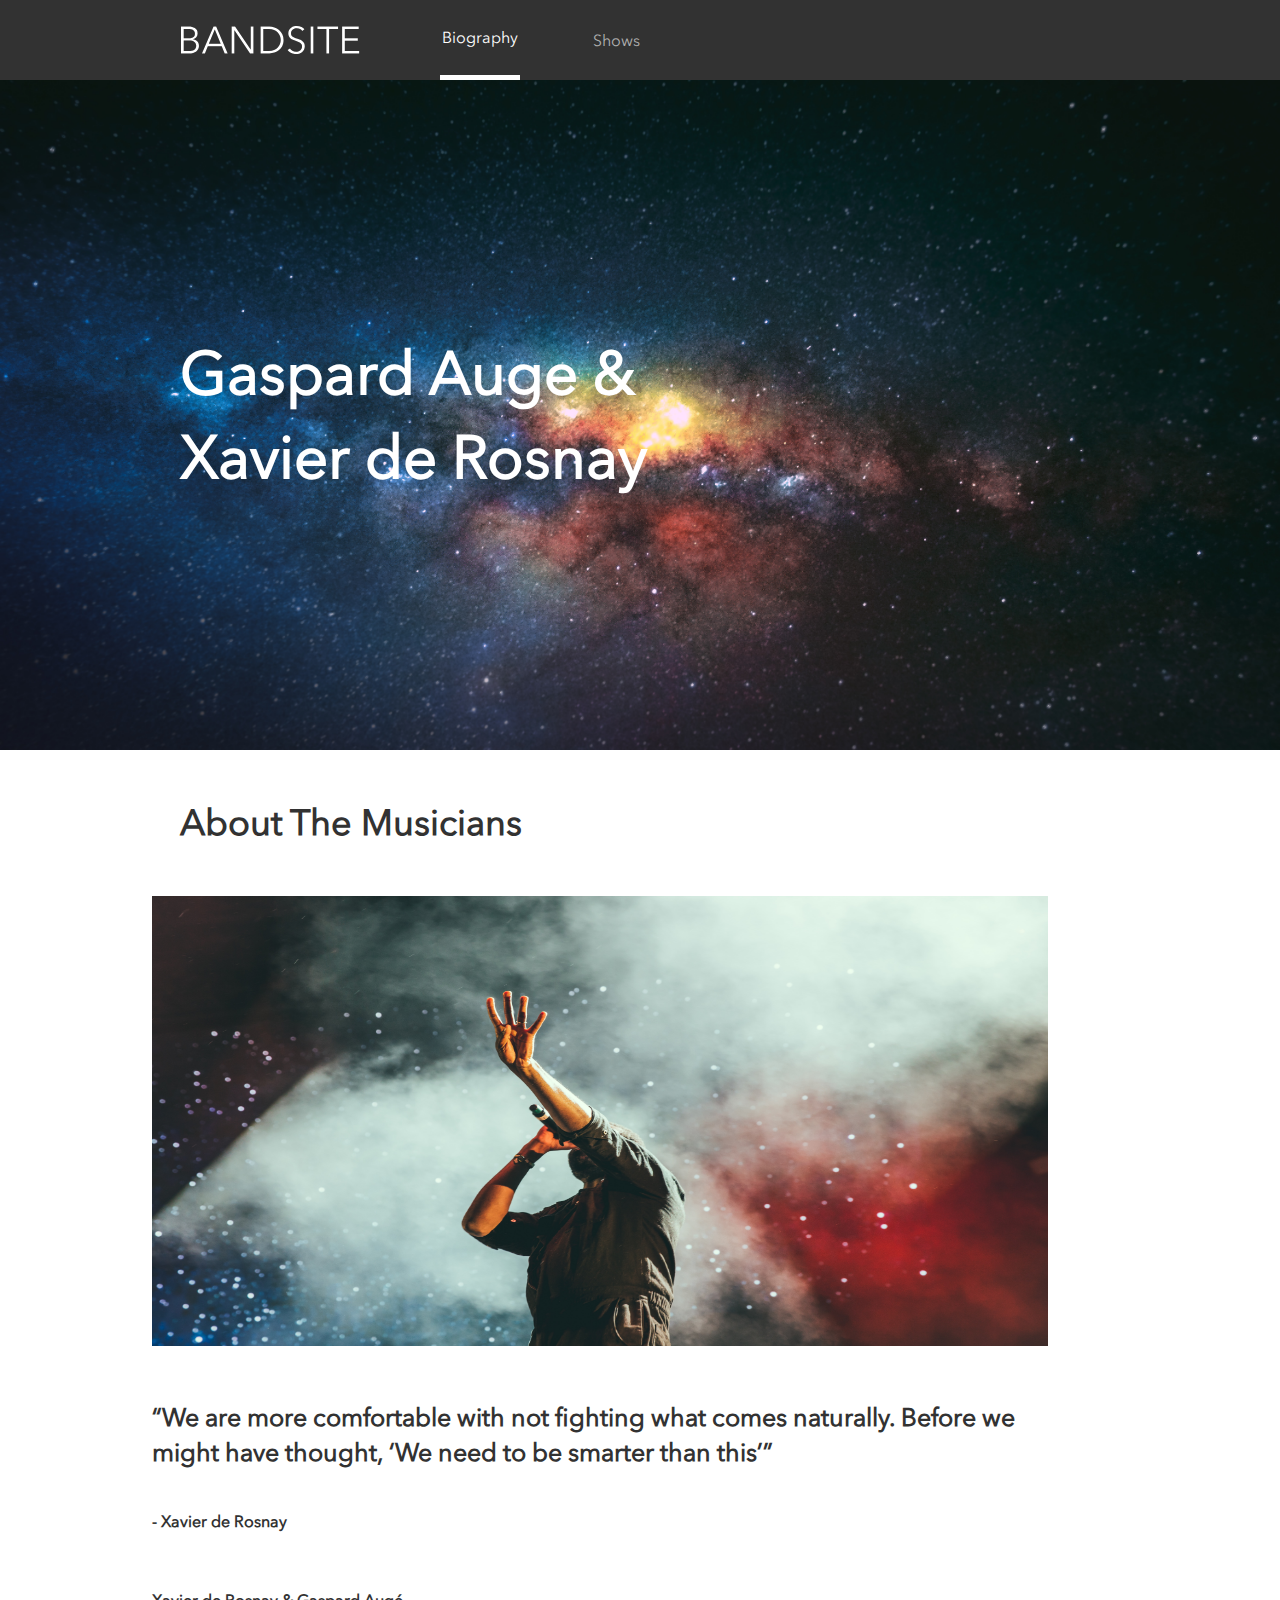
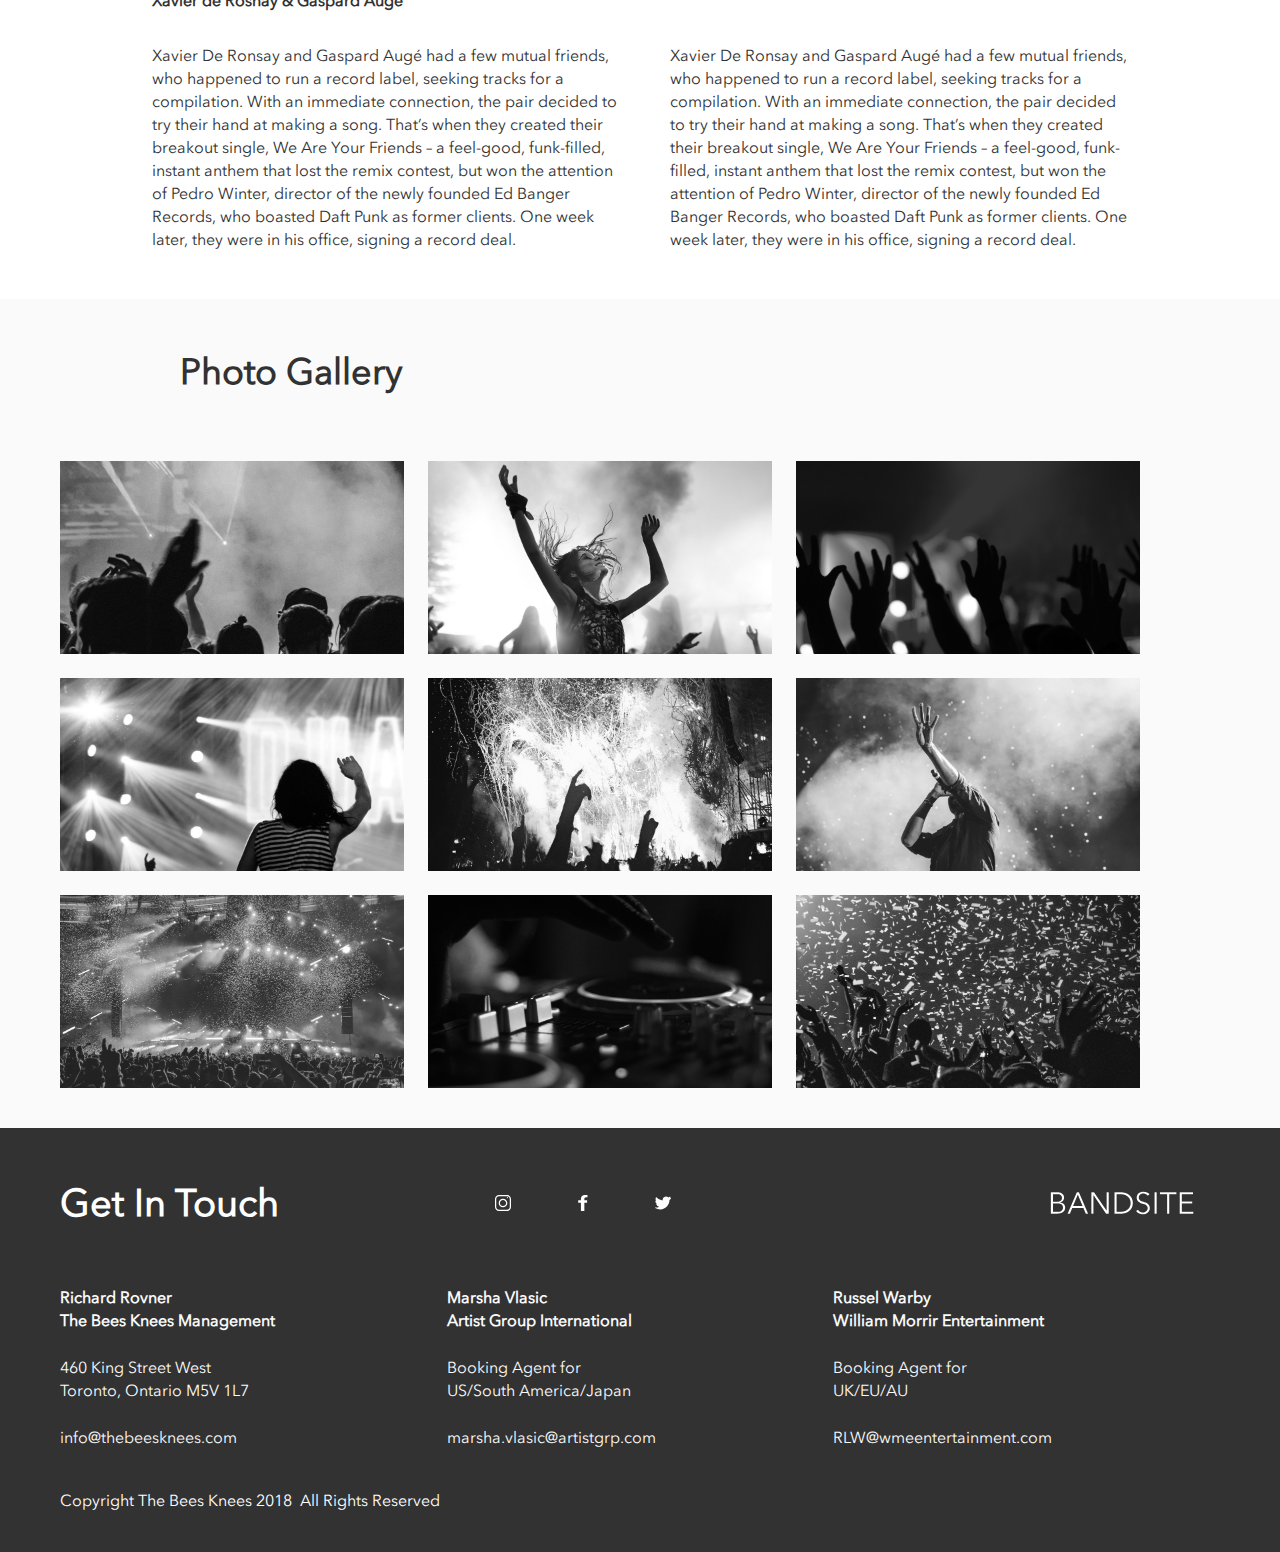
<file: sprint-1/Index.html>
<!DOCTYPE html>
<html lang="en">
<head>
    <meta charset="UTF-8">
    <meta name="viewport" content="width=device-width, initial-scale=1.0">
    <meta http-equiv="X-UA-Compatible" content="ie=edge">
    <title>Bandsite</title>
    <link rel="stylesheet" href="./styles/styles.css">
</head>
<body>
    <header class="header">
        <div class="header-test1">
            <a href="">
                <img class="header__logo" src="./assets/Logo/Logo-bandsite.svg" alt="">
            </a>
            <nav class="header__nav">
                <ul class="header__nav--list">
                    <li class="header__nav--list-1"><a class="header__nav--textdecor" href="">Biography</a></li>
                    <li class="header__nav--list-2"><a class="header__nav--textdecor header__nav--silver" href="">Shows</a></li>
                </ul>
            </nav>
        </div>
    </header>
    <section class="hero">
        <h1 class="hero__title">Gaspard Auge &</h1>
        <h1 class="hero__title">Xavier de Rosnay</h1>
    </section>
    <main class="main">
        <section class="main__sub">
            <h1 class="main__sub--color">About The Musicians</h2>
            <img class="main__sub--image" src="./assets/Images/hero2.png" alt="">
            <p class="main__sub--text-color main__sub--padding">“We are more comfortable with not
                fighting what comes naturally. Before
                we might have thought, ‘We need to
                be smarter than this’”</p>
            <p class="main__sub--text-color main__sub--padding2">- Xavier de Rosnay</p>
            <p class="main__sub--text-color main__sub--padding3">Xavier de Rosnay & Gaspard Augé</p>
            <div class="main__sub--text-flex">
                <p class="main__sub--text-color main__sub--padding4">Xavier De Ronsay and Gaspard Augé had a few
                    mutual friends, who happened to run a record label,
                    seeking tracks for a compilation. With an immediate
                    connection, the pair decided to try their hand at
                    making a song. That’s when they created their
                    breakout single, We Are Your Friends – a feel-good,
                    funk-filled, instant anthem that lost the remix
                    contest, but won the attention of Pedro Winter,
                    director of the newly founded Ed Banger Records,
                    who boasted Daft Punk as former clients. One week
                    later, they were in his office, signing a record deal.</p>
                <p class="main__sub--text-color main__sub--padding5">Xavier De Ronsay and Gaspard Augé had a few
                    mutual friends, who happened to run a record label,
                    seeking tracks for a compilation. With an immediate
                    connection, the pair decided to try their hand at
                    making a song. That’s when they created their
                    breakout single, We Are Your Friends – a feel-good,
                    funk-filled, instant anthem that lost the remix
                    contest, but won the attention of Pedro Winter,
                    director of the newly founded Ed Banger Records,
                    who boasted Daft Punk as former clients. One week
                    later, they were in his office, signing a record deal.</p>
            </div>
        </section>
        <section class="main__photo">
            <h2 class="main__photo--title">Photo Gallery</h2>
            <div class="main__photo-test">
                <img class="main__photo--gallery-1" src="./assets/Images/Photo-gallery-1.jpg" alt="">
                <img class="main__photo--gallery-1" src="./assets/Images/Photo-gallery-2.jpg" alt="">
                <img class="main__photo--gallery-1" src="./assets/Images/Photo-gallery-3.jpg" alt="">
                <img class="main__photo--gallery-1" src="./assets/Images/Photo-gallery-4.jpg" alt="">
                <img class="main__photo--gallery-1" src="./assets/Images/Photo-gallery-5.jpg" alt="">
                <img class="main__photo--gallery-1" src="./assets/Images/Photo-gallery-6.jpg" alt="">
                <img class="main__photo--gallery-1" src="./assets/Images/Photo-gallery-7.jpg" alt="">
                <img class="main__photo--gallery-1" src="./assets/Images/Photo-gallery-8.jpg" alt="">
                <img class="main__photo--gallery-1 main__photo--gallery-2" src="./assets/Images/Photo-gallery-9.jpg" alt="">
            </div>
        </section>
    </main>
    <footer class="footer">
        <div class="footer__sec">
            <h1 class="footer__title">Get In Touch</h1>
            <img class="footer__icon" src="./assets/Icons/SVG/Icon-instagram.svg" alt="">
            <img class="footer__icon" src="./assets/Icons/SVG/Icon-facebook.svg" alt="">
            <img class="footer__icon" src="./assets/Icons/SVG/Icon-twitter.svg" alt="">
        </div>
        <div class="footer__text">
            <section class="footer__text-band">
                <div class="footer__text-band--padding">
                    <p class="footer__text-band--large">Richard Rovner</p>
                    <p class="footer__text-band--large">The Bees Knees Management</p>
                </div>
                <div class="footer__text-band--padding">
                    <p class="footer__text-band--small">460 King Street West</p>
                    <p class="footer__text-band--small">Toronto, Ontario M5V 1L7</p>
                </div>
                <p class="footer__text-band--padding">info@thebeesknees.com</p>
            </section>
            <section class="footer__text-band">
                <div class="footer__text-band--padding">
                    <p class="footer__text-band--large">Marsha Vlasic</p>
                    <p class="footer__text-band--large">Artist Group International</p>
                </div>
                <div class="footer__text-band--padding">
                    <p class="footer__text-band--small">Booking Agent for</p>
                    <p class="footer__text-band--small">US/South America/Japan</p>
                </div>
                <p class="footer__text-band--padding">marsha.vlasic@artistgrp.com</p>
            </section>
            <section class="footer__text-band">
                <div class="footer__text-band--padding">
                    <p class="footer__text-band--large">Russel Warby</p>
                    <p class="footer__text-band--large">William Morrir Entertainment</p>
                </div>
                <div class="footer__text-band--padding">
                    <p class="footer__text-band--small">Booking Agent for</p>
                    <p class="footer__text-band--small">UK/EU/AU</p>
                </div>
                <p class="footer__text-band--padding">RLW@wmeentertainment.com</p>
            </section>
        </div>
        <section class="footer__copyright footer__text-band--padding">
            <p class="footer__copyright--text">Copyright The Bees Knees 2018</p>
            <p class="footer__copyright--text">All Rights Reserved</p>
        </section>
    </footer>
</body>
</html>
</file>
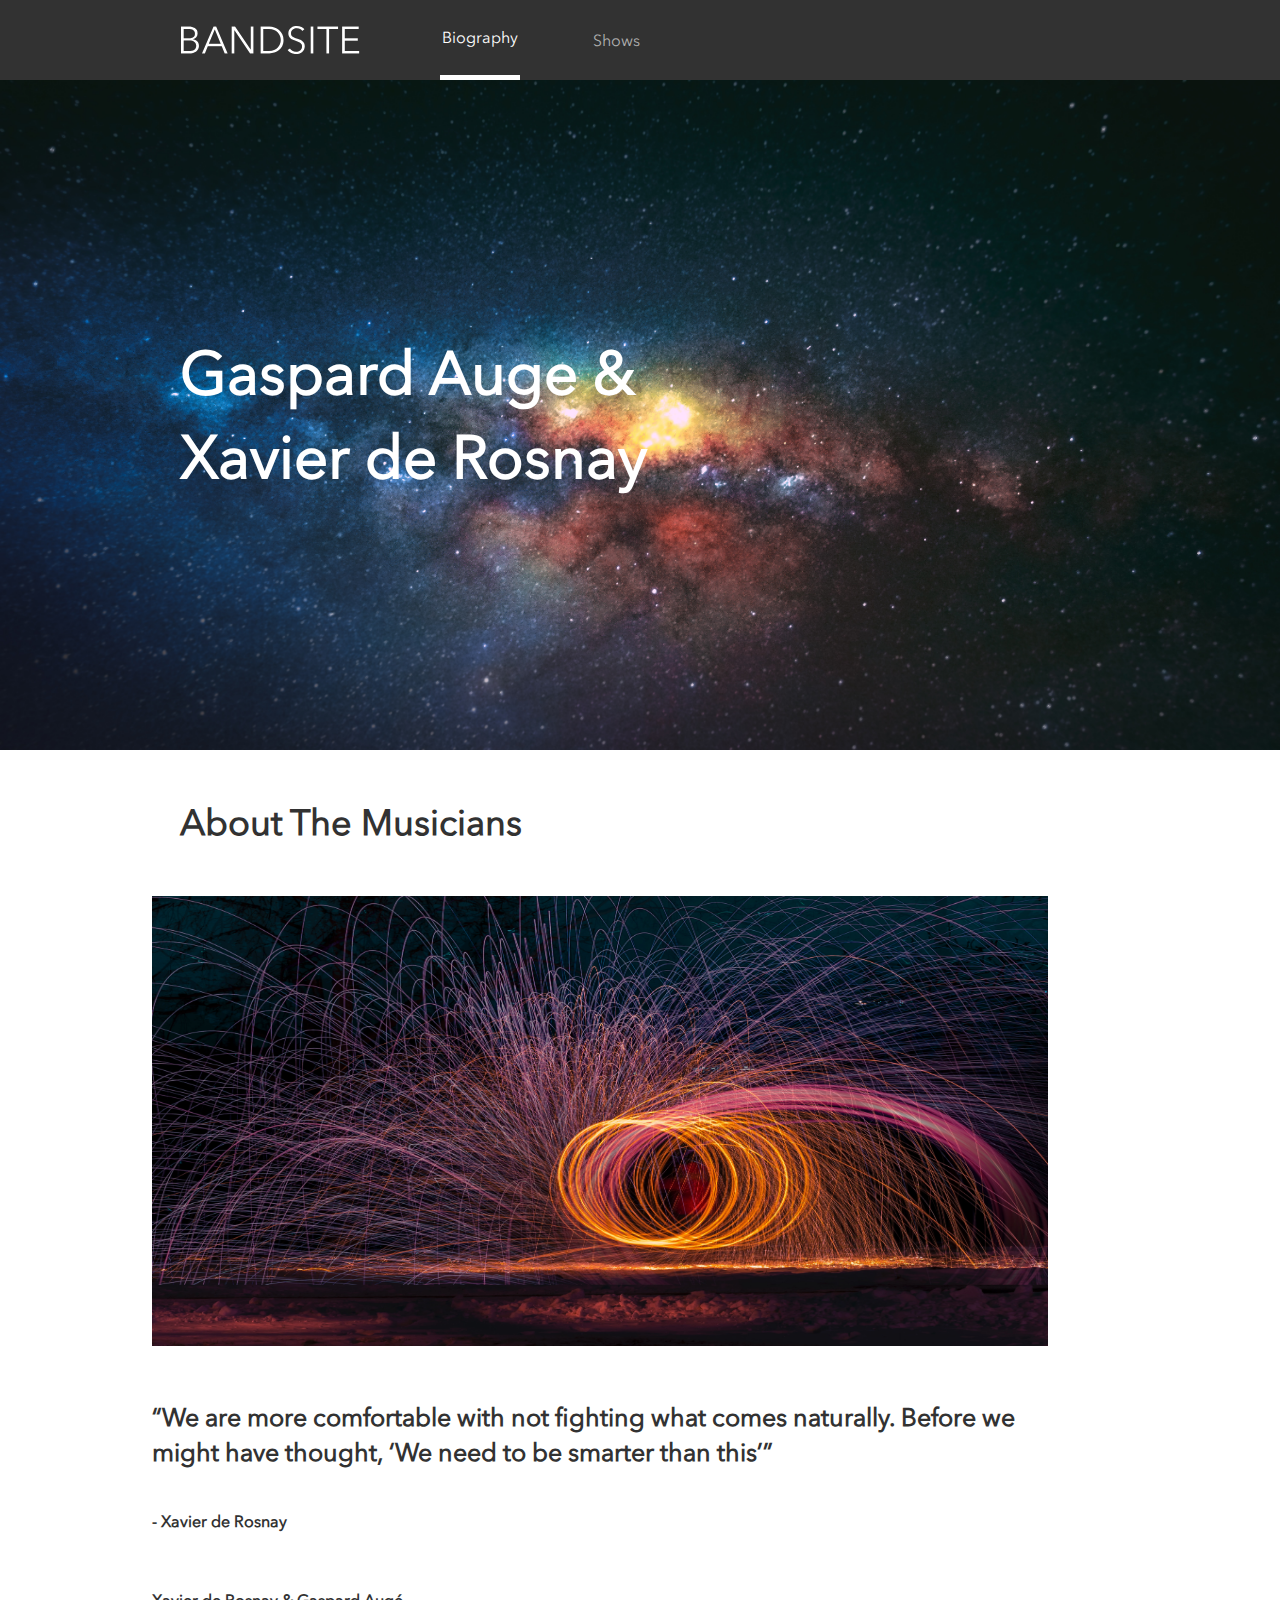
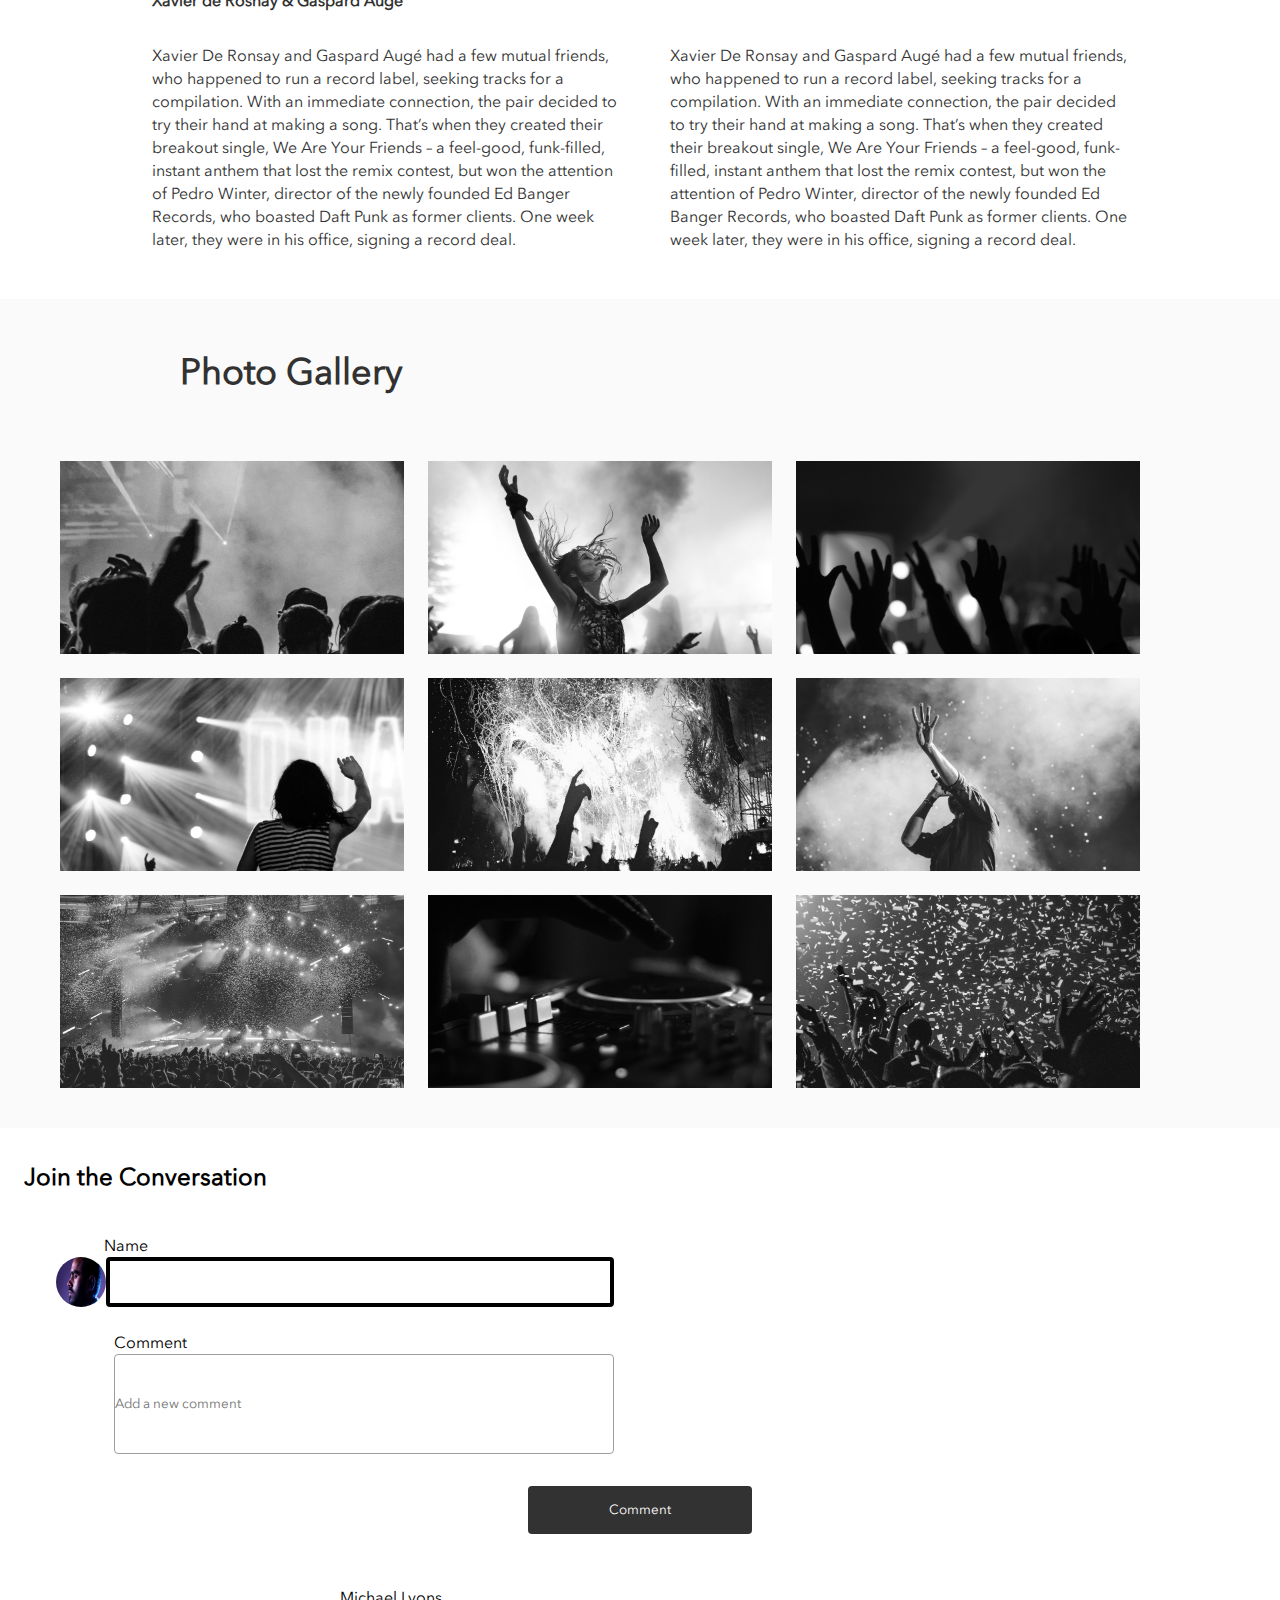
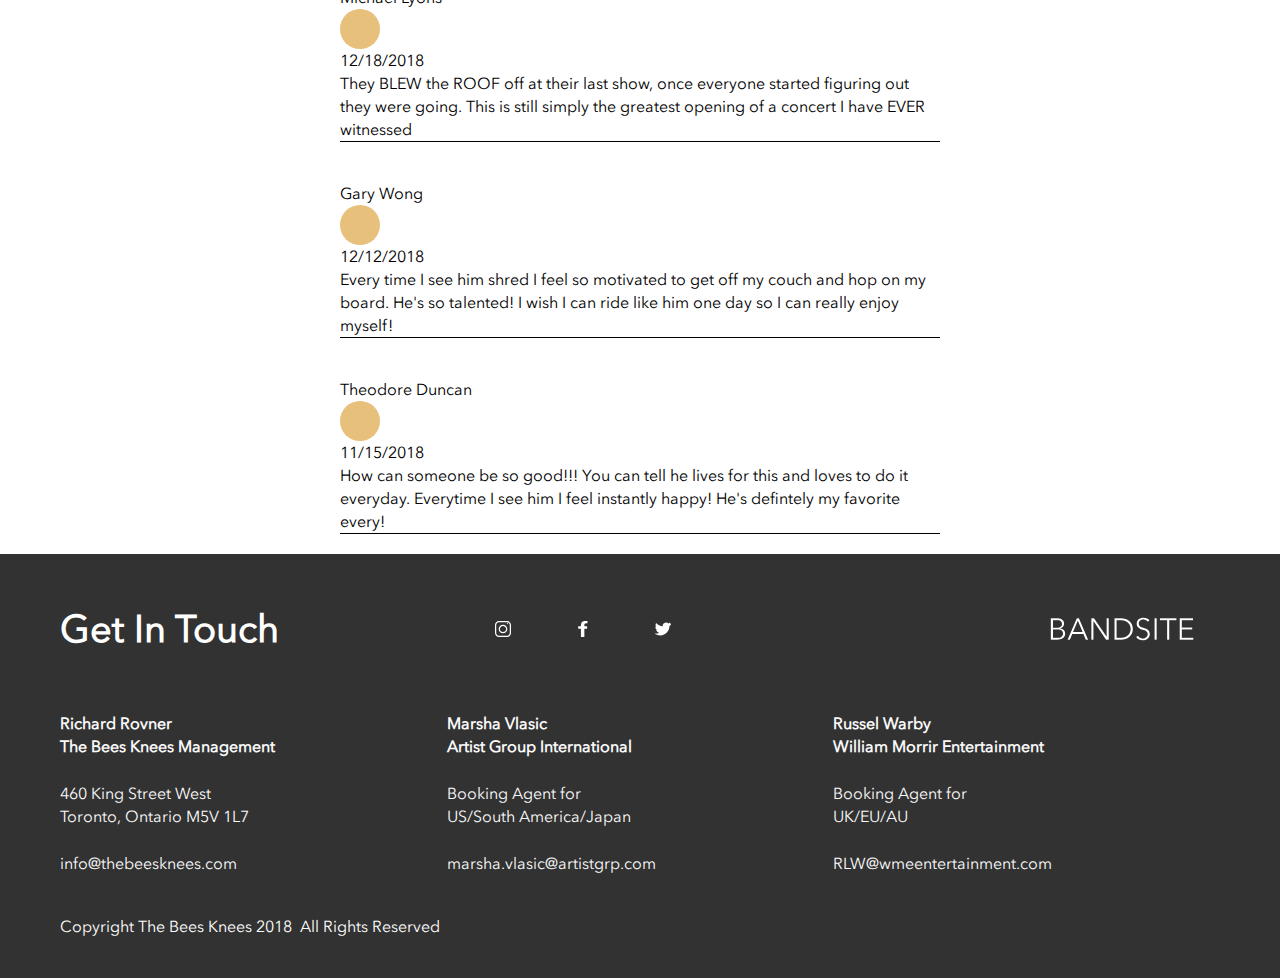
<file: sprint-2/Index.html>
<!DOCTYPE html>
<html lang="en">
<head>
    <meta charset="UTF-8">
    <meta name="viewport" content="width=device-width, initial-scale=1.0">
    <meta http-equiv="X-UA-Compatible" content="ie=edge">
    <title>Bandsite</title>
    <link rel="stylesheet" href="./styles/styles.css">
</head>
<body>
    <header class="header">
        <div class="header-test1">
            <a href="">
                <img class="header__logo" src="./assets/Logo/Logo-bandsite.svg" alt="">
            </a>
            <nav class="header__nav">
                <ul class="header__nav--list">
                    <li class="header__nav--list-1"><a class="header__nav--textdecor" href="">Biography</a></li>
                    <li class="header__nav--list-2"><a class="header__nav--textdecor header__nav--silver" href="">Shows</a></li>
                </ul>
            </nav>
        </div>
    </header>
    <section class="hero">
        <h1 class="hero__title">Gaspard Auge &</h1>
        <h1 class="hero__title">Xavier de Rosnay</h1>
    </section>
    <main class="main">
        <section class="main__sub">
            <h1 class="main__sub--color">About The Musicians</h2>
            <img class="main__sub--image" src="./assets/Images/hero2.png" alt="">
            <p class="main__sub--text-color main__sub--padding">“We are more comfortable with not
                fighting what comes naturally. Before
                we might have thought, ‘We need to
                be smarter than this’”</p>
            <p class="main__sub--text-color main__sub--padding2">- Xavier de Rosnay</p>
            <p class="main__sub--text-color main__sub--padding3">Xavier de Rosnay & Gaspard Augé</p>
            <div class="main__sub--text-flex">
                <p class="main__sub--text-color main__sub--padding4">Xavier De Ronsay and Gaspard Augé had a few
                    mutual friends, who happened to run a record label,
                    seeking tracks for a compilation. With an immediate
                    connection, the pair decided to try their hand at
                    making a song. That’s when they created their
                    breakout single, We Are Your Friends – a feel-good,
                    funk-filled, instant anthem that lost the remix
                    contest, but won the attention of Pedro Winter,
                    director of the newly founded Ed Banger Records,
                    who boasted Daft Punk as former clients. One week
                    later, they were in his office, signing a record deal.</p>
                <p class="main__sub--text-color main__sub--padding5">Xavier De Ronsay and Gaspard Augé had a few
                    mutual friends, who happened to run a record label,
                    seeking tracks for a compilation. With an immediate
                    connection, the pair decided to try their hand at
                    making a song. That’s when they created their
                    breakout single, We Are Your Friends – a feel-good,
                    funk-filled, instant anthem that lost the remix
                    contest, but won the attention of Pedro Winter,
                    director of the newly founded Ed Banger Records,
                    who boasted Daft Punk as former clients. One week
                    later, they were in his office, signing a record deal.</p>
            </div>
        </section>
        <section class="main__photo">
            <h2 class="main__photo--title">Photo Gallery</h2>
            <div class="main__photo-test">
                <img class="main__photo--gallery-1" src="./assets/Images/Photo-gallery-1.jpg" alt="">
                <img class="main__photo--gallery-1" src="./assets/Images/Photo-gallery-2.jpg" alt="">
                <img class="main__photo--gallery-1" src="./assets/Images/Photo-gallery-3.jpg" alt="">
                <img class="main__photo--gallery-1" src="./assets/Images/Photo-gallery-4.jpg" alt="">
                <img class="main__photo--gallery-1" src="./assets/Images/Photo-gallery-5.jpg" alt="">
                <img class="main__photo--gallery-1" src="./assets/Images/Photo-gallery-6.jpg" alt="">
                <img class="main__photo--gallery-1" src="./assets/Images/Photo-gallery-7.jpg" alt="">
                <img class="main__photo--gallery-1" src="./assets/Images/Photo-gallery-8.jpg" alt="">
                <img class="main__photo--gallery-1 main__photo--gallery-2" src="./assets/Images/Photo-gallery-9.jpg" alt="">
            </div>
        </section>
        <section class="comment">
            <h2 class="comment__title">Join the Conversation</h2>
            <form action="sumbit" id="Vidusion">
                <div class="comment__nameTitle">
                    <label for="">Name</label>
                </div>
                <div class="comment__text1">
                    <img class="icon__image" src="./assets/Images/Mohan-muruge.jpg" alt="">
                    <input name="name" class="comment__text1--border" type="text">
                </div>
                <div class="comment__text2">
                    <label for="">Comment</label>
                    <input name="comment" class="comment__text2--border" type="text" placeholder="Add a new comment">
                </div>
                <div class="comment__text3">
                    <button id="Hey" type="submit" class="comment__button">Comment</button>

                </div>
            </form>
            <div class="comment__default">
                
            </div>
        </section>
    </main>
    <footer class="footer">
        <div class="footer__sec">
            <h1 class="footer__title">Get In Touch</h1>
            <img class="footer__icon" src="./assets/Icons/SVG/Icon-instagram.svg" alt="">
            <img class="footer__icon" src="./assets/Icons/SVG/Icon-facebook.svg" alt="">
            <img class="footer__icon" src="./assets/Icons/SVG/Icon-twitter.svg" alt="">
        </div>
        <div class="footer__text">
            <section class="footer__text-band">
                <div class="footer__text-band--padding">
                    <p class="footer__text-band--large">Richard Rovner</p>
                    <p class="footer__text-band--large">The Bees Knees Management</p>
                </div>
                <div class="footer__text-band--padding">
                    <p class="footer__text-band--small">460 King Street West</p>
                    <p class="footer__text-band--small">Toronto, Ontario M5V 1L7</p>
                </div>
                <p class="footer__text-band--padding">info@thebeesknees.com</p>
            </section>
            <section class="footer__text-band">
                <div class="footer__text-band--padding">
                    <p class="footer__text-band--large">Marsha Vlasic</p>
                    <p class="footer__text-band--large">Artist Group International</p>
                </div>
                <div class="footer__text-band--padding">
                    <p class="footer__text-band--small">Booking Agent for</p>
                    <p class="footer__text-band--small">US/South America/Japan</p>
                </div>
                <p class="footer__text-band--padding">marsha.vlasic@artistgrp.com</p>
            </section>
            <section class="footer__text-band">
                <div class="footer__text-band--padding">
                    <p class="footer__text-band--large">Russel Warby</p>
                    <p class="footer__text-band--large">William Morrir Entertainment</p>
                </div>
                <div class="footer__text-band--padding">
                    <p class="footer__text-band--small">Booking Agent for</p>
                    <p class="footer__text-band--small">UK/EU/AU</p>
                </div>
                <p class="footer__text-band--padding">RLW@wmeentertainment.com</p>
            </section>
        </div>
        <section class="footer__copyright footer__text-band--padding">
            <p class="footer__copyright--text">Copyright The Bees Knees 2018</p>
            <p class="footer__copyright--text">All Rights Reserved</p>
        </section>
    </footer>
    <script src="./styles/script2.js"></script>
</body>
</html>
</file>
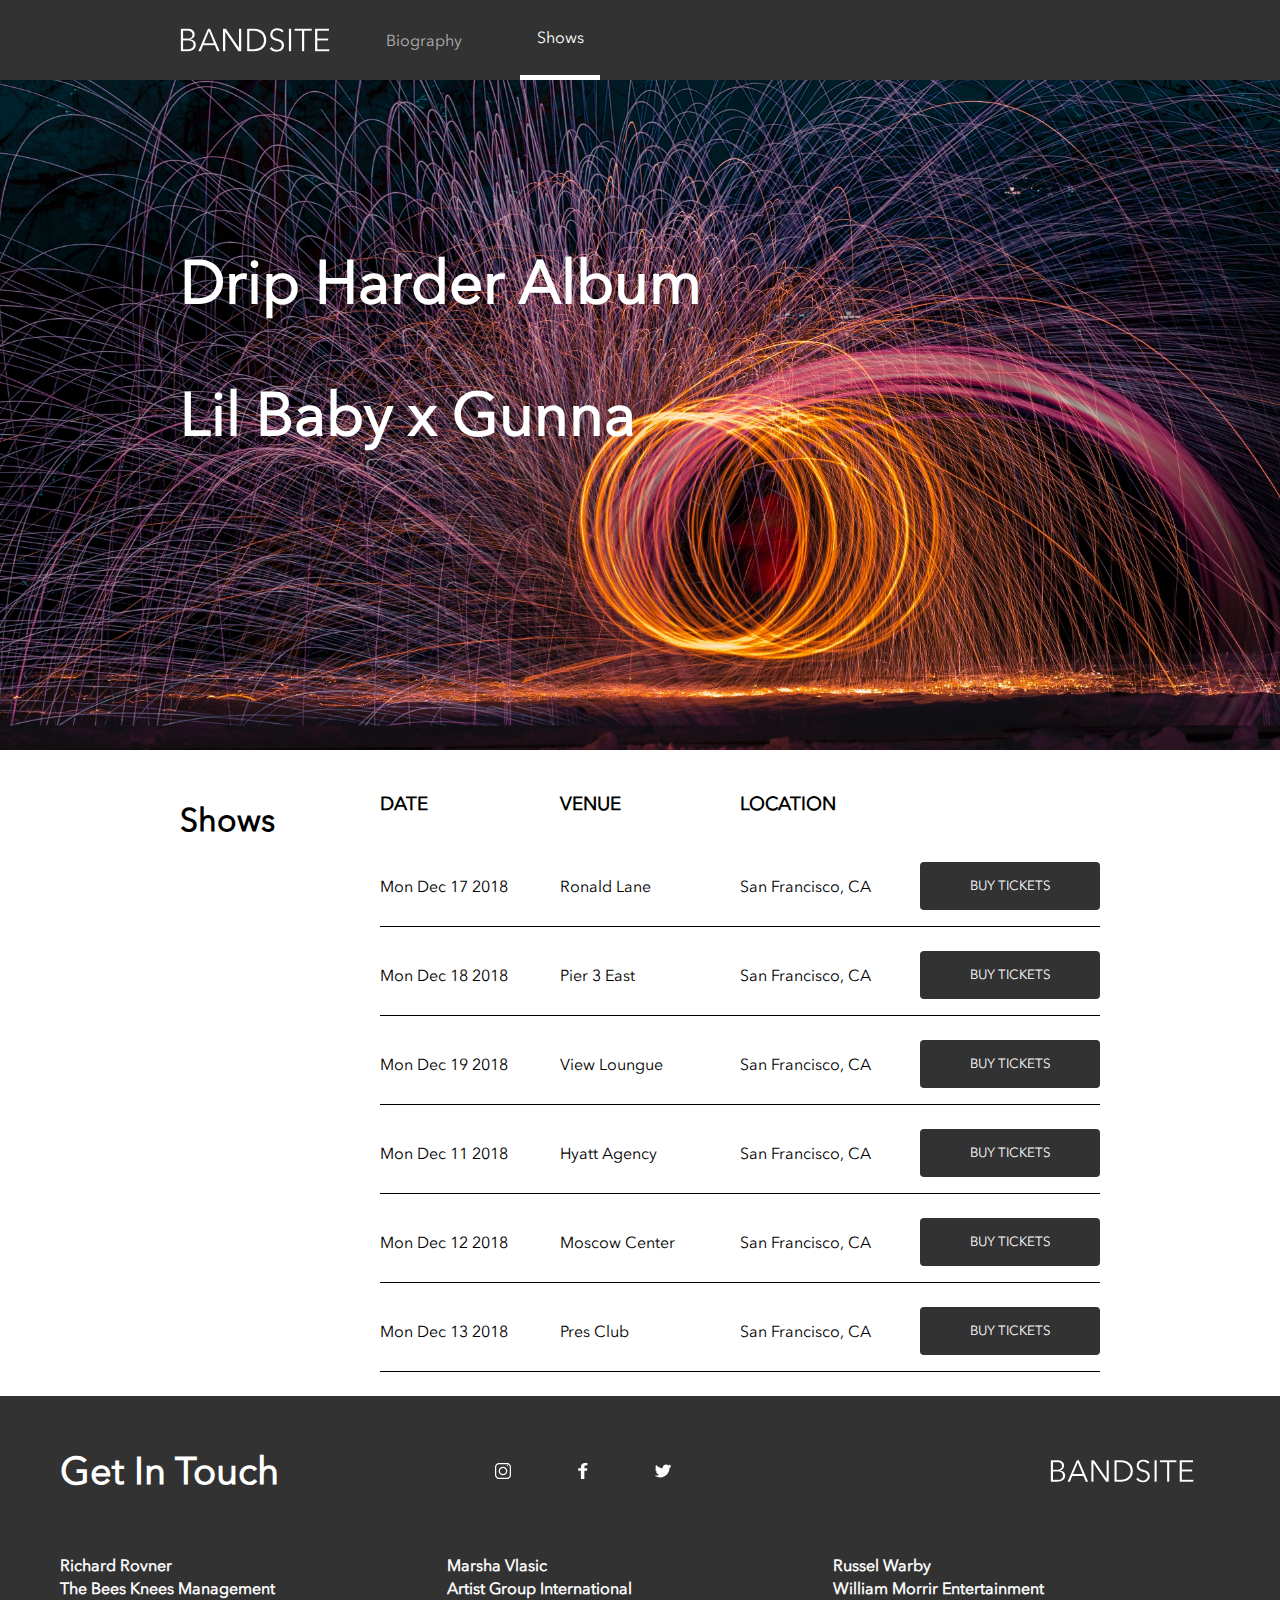
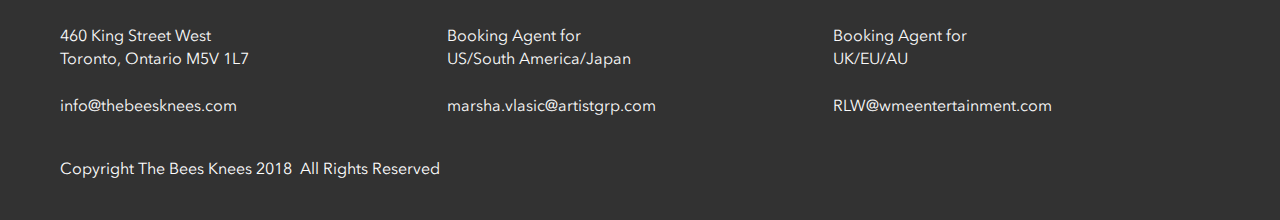
<file: sprint-2/pages/Shows.html>
<!DOCTYPE html>
<html lang="en">
<head>
    <meta charset="UTF-8">
    <meta name="viewport" content="width=device-width, initial-scale=1.0">
    <meta http-equiv="X-UA-Compatible" content="ie=edge">
    <title>Bandsite</title>
    <link rel="stylesheet" href="../styles/Shows.css">
</head>
<body>
    <header class="header">
        <div class="header-test1">
            <a href="">
                <img class="header__logo" src="../assets/Logo/Logo-bandsite.svg" alt="">
            </a>
            <nav class="header__nav">
                <ul class="header__nav--list">
                    <li class="header__nav--list-2"><a class="header__nav--textdecor header__nav--silver" href="">Biography</a></li>
                    <li class="header__nav--list-1"><a class="header__nav--textdecor" href="">Shows</a></li>
                </ul>
            </nav>
        </div>
    </header>
    <section class="hero">
        <h4 class="hero__title hero__title2">Drip Harder Album</h2>
        <div class="hero__display">
            <h1 class="hero__title">Lil Baby x Gunna</h1>
            <iframe class="hero__soundcloud" width="80%" height="166" scrolling="no" frameborder="no" allow="autoplay" src="https://w.soundcloud.com/player/?url=https%3A//api.soundcloud.com/tracks/499015278&color=%23ff5500&auto_play=false&hide_related=false&show_comments=true&show_user=true&show_reposts=false&show_teaser=true"></iframe>
        </div>
    </section>
    <main>
        <div id="title">

        </div>
        <div id="cards">

        </div>
    </main>
    <footer class="footer">
        <div class="footer__sec">
            <h1 class="footer__title">Get In Touch</h1>
            <img class="footer__icon" src="../assets/Icons/SVG/Icon-instagram.svg" alt="">
            <img class="footer__icon" src="../assets/Icons/SVG/Icon-facebook.svg" alt="">
            <img class="footer__icon" src="../assets/Icons/SVG/Icon-twitter.svg" alt="">
        </div>
        <div class="footer__text">
            <section class="footer__text-band">
                <div class="footer__text-band--padding">
                    <p class="footer__text-band--large">Richard Rovner</p>
                    <p class="footer__text-band--large">The Bees Knees Management</p>
                </div>
                <div class="footer__text-band--padding">
                    <p class="footer__text-band--small">460 King Street West</p>
                    <p class="footer__text-band--small">Toronto, Ontario M5V 1L7</p>
                </div>
                <p class="footer__text-band--padding">info@thebeesknees.com</p>
            </section>
            <section class="footer__text-band">
                <div class="footer__text-band--padding">
                    <p class="footer__text-band--large">Marsha Vlasic</p>
                    <p class="footer__text-band--large">Artist Group International</p>
                </div>
                <div class="footer__text-band--padding">
                    <p class="footer__text-band--small">Booking Agent for</p>
                    <p class="footer__text-band--small">US/South America/Japan</p>
                </div>
                <p class="footer__text-band--padding">marsha.vlasic@artistgrp.com</p>
            </section>
            <section class="footer__text-band">
                <div class="footer__text-band--padding">
                    <p class="footer__text-band--large">Russel Warby</p>
                    <p class="footer__text-band--large">William Morrir Entertainment</p>
                </div>
                <div class="footer__text-band--padding">
                    <p class="footer__text-band--small">Booking Agent for</p>
                    <p class="footer__text-band--small">UK/EU/AU</p>
                </div>
                <p class="footer__text-band--padding">RLW@wmeentertainment.com</p>
            </section>
        </div>
        <section class="footer__copyright footer__text-band--padding">
            <p class="footer__copyright--text">Copyright The Bees Knees 2018</p>
            <p class="footer__copyright--text">All Rights Reserved</p>
        </section>
    </footer>
</body>
<script src="../styles/script.js"></script>
</html>
</file>
<file: sprint-1/styles/styles.css>
@font-face {
  font-family: Avenir;
  src: url("../assets/_Global-Font/AvenirNextProLT/Alternative files/Linotype-Avenir-Next-LT-Pro.ttf") format("truetype");
}

*, body {
  width: 100%;
  margin: 0;
  padding: 0;
  font-family: Avenir;
}

@media screen and (min-width: 768px) {
  *, body {
    width: 100%;
  }
}

.header {
  background-color: #323232;
}

.hero {
  background-image: url("../assets/Images/hero1.png");
  background-position: center;
  background-size: cover;
  width: 100%;
  height: 11.4375rem;
  display: -webkit-box;
  display: -ms-flexbox;
  display: flex;
  -webkit-box-orient: vertical;
  -webkit-box-direction: normal;
      -ms-flex-direction: column;
          flex-direction: column;
  -webkit-box-align: center;
      -ms-flex-align: center;
          align-items: center;
  -webkit-box-pack: center;
      -ms-flex-pack: center;
          justify-content: center;
}

@media screen and (min-width: 768px) {
  .hero {
    height: 25rem;
  }
}

@media screen and (min-width: 1200px) {
  .hero {
    height: 41.875rem;
  }
}

.hero__title {
  color: #ffffff;
  padding-left: 1.875rem;
  -webkit-box-sizing: border-box;
          box-sizing: border-box;
}

@media screen and (min-width: 768px) {
  .hero__title {
    padding-left: 1.5rem;
    font-size: 4em;
  }
}

@media screen and (min-width: 1200px) {
  .hero__title {
    padding-left: 11.25rem;
    font-size: 3.75rem;
  }
}

.main__sub--color {
  color: #323232;
  padding: 2rem 1rem 1.5rem;
  -webkit-box-sizing: border-box;
          box-sizing: border-box;
}

@media screen and (min-width: 768px) {
  .main__sub--color {
    padding-left: 1.5rem;
    font-size: 2.25rem;
  }
}

@media screen and (min-width: 1200px) {
  .main__sub--color {
    padding: 3rem 11.25rem;
    font-size: 2.25rem;
  }
}

.main__sub--image {
  width: 18rem;
  padding: 0 1rem;
  height: 9.0625rem;
}

@media screen and (min-width: 768px) {
  .main__sub--image {
    height: 22.625rem;
    width: 45rem;
    padding: 0 1.5rem;
  }
}

@media screen and (min-width: 1200px) {
  .main__sub--image {
    height: 28.125rem;
    width: 56rem;
    padding: 0 9.5rem 3rem;
  }
}

.main__sub--text-color {
  color: #323232;
}

@media screen and (min-width: 1200px) {
  .main__sub--text-flex {
    display: -webkit-box;
    display: -ms-flexbox;
    display: flex;
    -webkit-box-sizing: border-box;
            box-sizing: border-box;
    padding: 0 9.5rem;
  }
}

.main__sub--padding {
  padding: 1.5rem 1rem 2rem;
  -webkit-box-sizing: border-box;
          box-sizing: border-box;
  font-weight: 900;
}

@media screen and (min-width: 768px) {
  .main__sub--padding {
    padding-left: 1.5rem;
  }
}

@media screen and (min-width: 1200px) {
  .main__sub--padding {
    padding: 0 0 2.5rem 9.5rem;
    width: 80%;
    font-size: 1.5625rem;
  }
}

.main__sub--padding2 {
  -webkit-box-sizing: border-box;
          box-sizing: border-box;
  font-weight: 900;
  padding: 0 1rem 2.5rem;
}

@media screen and (min-width: 768px) {
  .main__sub--padding2 {
    padding-left: 1.5rem;
  }
}

@media screen and (min-width: 1200px) {
  .main__sub--padding2 {
    padding: 0 0 3.5rem 9.5rem;
  }
}

.main__sub--padding3 {
  -webkit-box-sizing: border-box;
          box-sizing: border-box;
  font-weight: 900;
  padding: 0 1rem 1.5rem;
}

@media screen and (min-width: 768px) {
  .main__sub--padding3 {
    padding-left: 1.5rem;
  }
}

@media screen and (min-width: 1200px) {
  .main__sub--padding3 {
    padding: 0 0 2rem 9.5rem;
  }
}

.main__sub--padding4 {
  -webkit-box-sizing: border-box;
          box-sizing: border-box;
  padding: 1.5rem 1rem 2rem;
}

@media screen and (min-width: 768px) {
  .main__sub--padding4 {
    padding-left: 1.5rem;
  }
}

@media screen and (min-width: 1200px) {
  .main__sub--padding4 {
    padding: 0 0 3rem 0;
  }
}

.main__sub--padding5 {
  -webkit-box-sizing: border-box;
          box-sizing: border-box;
  padding: 0 1rem 2.5rem;
}

@media screen and (min-width: 768px) {
  .main__sub--padding5 {
    padding-left: 1.5rem;
  }
}

@media screen and (min-width: 1200px) {
  .main__sub--padding5 {
    padding: 0 0 3rem 2.5rem;
  }
}

.main__photo {
  background-color: #FAFAFA;
}

@media screen and (min-width: 768px) {
  .main__photo-test {
    display: -webkit-box;
    display: -ms-flexbox;
    display: flex;
    -ms-flex-flow: wrap;
        flex-flow: wrap;
  }
}

@media screen and (min-width: 1200px) {
  .main__photo-test {
    -webkit-box-sizing: border-box;
            box-sizing: border-box;
    padding: 0 0 1rem 3.75rem;
  }
}

.main__photo--title {
  padding: 2rem 1rem 1.5rem;
  -webkit-box-sizing: border-box;
          box-sizing: border-box;
  color: #323232;
}

@media screen and (min-width: 768px) {
  .main__photo--title {
    padding: 2.5rem 1.5rem;
    font-size: 2.25rem;
  }
}

@media screen and (min-width: 1200px) {
  .main__photo--title {
    padding: 3rem 0 4rem 11.25rem;
    font-size: 2.25rem;
  }
}

.main__photo--gallery-1 {
  width: 18rem;
  padding: 0 1rem 1rem;
  height: 10.125rem;
  -webkit-filter: grayscale(100%);
          filter: grayscale(100%);
}

.main__photo--gallery-1:hover {
  -webkit-filter: grayscale(0%);
          filter: grayscale(0%);
  -webkit-transition: -webkit-transform .5s;
  transition: -webkit-transform .5s;
  transition: transform .5s;
  transition: transform .5s, -webkit-transform .5s;
  -webkit-transform: scale(1.1);
          transform: scale(1.1);
}

@media screen and (min-width: 768px) {
  .main__photo--gallery-1 {
    height: 7.875rem;
    width: 14rem;
    padding: 0 0 1.5rem 1.5rem;
  }
}

@media screen and (min-width: 1200px) {
  .main__photo--gallery-1 {
    height: 12.0625rem;
    width: 21.5rem;
    padding: 0 1.5rem 1.5rem 0;
  }
}

.main__photo--gallery-2 {
  padding-bottom: 1.875rem;
}

@media screen and (min-width: 768px) {
  .main__photo--gallery-2 {
    padding-bottom: 0;
  }
}

.header {
  height: 5rem;
}

.header-test1 {
  height: 100%;
}

@media screen and (min-width: 768px) {
  .header-test1 {
    display: -webkit-box;
    display: -ms-flexbox;
    display: flex;
    width: 60%;
  }
}

.header__logo {
  width: 6.25rem;
  display: -webkit-box;
  display: -ms-flexbox;
  display: flex;
  margin: auto;
  padding: 1rem;
}

@media screen and (min-width: 768px) {
  .header__logo {
    width: 9.375rem;
    padding: 0;
    height: 5rem;
  }
}

@media screen and (min-width: 1200px) {
  .header__logo {
    margin-left: 11.25rem;
    padding: 0;
    height: 5rem;
    width: 11.25rem;
  }
}

.header__logo-link {
  width: 100%;
}

@media screen and (min-width: 768px) {
  .header__nav {
    display: -webkit-box;
    display: -ms-flexbox;
    display: flex;
  }
}

.header__nav--list {
  display: -webkit-box;
  display: -ms-flexbox;
  display: flex;
  list-style-type: none;
  text-align: center;
}

.header__nav--list-1 {
  border-bottom: white solid 5px;
  padding-bottom: 0.4375rem;
}

@media screen and (min-width: 768px) {
  .header__nav--list-1 {
    display: -webkit-box;
    display: -ms-flexbox;
    display: flex;
    -webkit-box-pack: center;
        -ms-flex-pack: center;
            justify-content: center;
    -webkit-box-align: center;
        -ms-flex-align: center;
            align-items: center;
    padding-bottom: 0;
    margin: 0 1.25rem 0;
  }
}

@media screen and (min-width: 1200px) {
  .header__nav--list-1 {
    width: 5rem;
    margin: 0 3.5rem 0;
  }
}

@media screen and (min-width: 768px) {
  .header__nav--list-2 {
    display: -webkit-box;
    display: -ms-flexbox;
    display: flex;
    -webkit-box-pack: center;
        -ms-flex-pack: center;
            justify-content: center;
    -webkit-box-align: center;
        -ms-flex-align: center;
            align-items: center;
    padding-bottom: 0;
    margin: 0 1.25rem 0;
  }
}

@media screen and (min-width: 1200px) {
  .header__nav--list-2 {
    width: 5rem;
    margin: 0;
  }
}

.header__nav--textdecor {
  color: white;
  text-decoration: none;
}

.header__nav--silver {
  color: #AFAFAF;
}

.footer {
  background-color: #323232;
}

@media screen and (min-width: 768px) {
  .footer {
    padding-top: 2.5rem;
  }
}

@media screen and (min-width: 1200px) {
  .footer {
    padding-top: 3rem;
  }
}

@media screen and (min-width: 768px) {
  .footer__sec {
    -webkit-box-sizing: border-box;
            box-sizing: border-box;
    display: -webkit-box;
    display: -ms-flexbox;
    display: flex;
    -webkit-box-align: center;
        -ms-flex-align: center;
            align-items: center;
    background-image: url(../assets/Logo/Logo-bandsite.svg);
    background-repeat: no-repeat;
    background-position: right;
    width: 93.75%;
    margin-left: 1.5rem;
  }
}

@media screen and (min-width: 1200px) {
  .footer__sec {
    width: 90%;
    margin-left: 3.75rem;
    background-size: 11.25rem 1.5rem;
  }
}

.footer__title {
  color: #ffffff;
  padding: 1.875rem 0.5rem 0;
  -webkit-box-sizing: border-box;
          box-sizing: border-box;
}

@media screen and (min-width: 768px) {
  .footer__title {
    padding: 0;
    width: 35%;
    font-size: 2.375rem;
  }
}

.footer__icon {
  width: 1rem;
  height: 1rem;
  padding: 1.25rem 1rem 0;
}

@media screen and (min-width: 768px) {
  .footer__icon {
    padding: 0 1.25rem;
  }
}

@media screen and (min-width: 1200px) {
  .footer__icon {
    padding: 0 2rem;
  }
}

@media screen and (min-width: 768px) {
  .footer__text {
    display: -webkit-box;
    display: -ms-flexbox;
    display: flex;
    padding: 1.875rem 1.5rem;
    -webkit-box-sizing: border-box;
            box-sizing: border-box;
  }
}

@media screen and (min-width: 1200px) {
  .footer__text {
    padding: 2rem 3.75rem 2.5rem;
  }
}

.footer__text-band {
  color: #FAFAFA;
}

.footer__text-band--padding {
  -webkit-box-sizing: border-box;
          box-sizing: border-box;
  padding: 1.25rem 0.5rem 0;
}

@media screen and (min-width: 768px) {
  .footer__text-band--padding {
    padding: 1.25rem 0 0;
  }
}

@media screen and (min-width: 1200px) {
  .footer__text-band--padding {
    padding: 1.5rem 0 0;
  }
}

.footer__text-band--large {
  width: 100%;
  font-weight: 900;
}

.footer__text-band--small {
  width: 100%;
}

.footer__copyright {
  color: #ffffff;
  padding-bottom: 3.75rem;
}

@media screen and (min-width: 768px) {
  .footer__copyright {
    display: -webkit-box;
    display: -ms-flexbox;
    display: flex;
    padding-left: 1.5rem;
  }
}

@media screen and (min-width: 1200px) {
  .footer__copyright {
    padding: 0 0 2.5rem 3.75rem;
  }
}

.footer__copyright--text {
  width: 100%;
}

@media screen and (min-width: 768px) {
  .footer__copyright--text {
    width: 15rem;
  }
}
/*# sourceMappingURL=styles.css.map */
</file>
<file: sprint-2/styles/styles.css>
@font-face {
  font-family: Avenir;
  src: url("../assets/_Global-Font/AvenirNextProLT/Alternative files/Linotype-Avenir-Next-LT-Pro.ttf") format("truetype");
}

*, body {
  width: 100%;
  margin: 0;
  padding: 0;
  font-family: Avenir;
}

@media screen and (min-width: 768px) {
  *, body {
    width: 100%;
  }
}

.comment__title {
  -webkit-box-sizing: border-box;
          box-sizing: border-box;
  padding: 32px 0 40px 16px;
}

@media screen and (min-width: 768px) {
  .comment__title {
    padding-left: 24px;
  }
}

.comment__nameTitle {
  -webkit-box-sizing: border-box;
          box-sizing: border-box;
  padding-left: 64px;
}

@media screen and (min-width: 768px) {
  .comment__nameTitle {
    margin-left: 40px;
  }
}

.comment__text1 {
  -webkit-box-sizing: border-box;
          box-sizing: border-box;
  display: -webkit-box;
  display: -ms-flexbox;
  display: flex;
  padding: 0 16px 24px;
}

@media screen and (min-width: 768px) {
  .comment__text1 {
    margin-left: 40px;
  }
}

.comment__text1--border {
  border-radius: 4px;
  width: 224px;
  border: solid 4px black;
}

@media screen and (min-width: 768px) {
  .comment__text1--border {
    width: 500px;
  }
}

.comment__text2 {
  -webkit-box-sizing: border-box;
          box-sizing: border-box;
  padding-left: 74px;
}

@media screen and (min-width: 768px) {
  .comment__text2 {
    margin-left: 40px;
  }
}

.comment__text2--border {
  -webkit-box-sizing: border-box;
          box-sizing: border-box;
  border-radius: 4px;
  width: 224px;
  display: block;
  border: solid 1px #9e9d9d;
  height: 100px;
}

@media screen and (min-width: 768px) {
  .comment__text2--border {
    width: 500px;
  }
}

.comment__text3 {
  -webkit-box-sizing: border-box;
          box-sizing: border-box;
  display: -webkit-box;
  display: -ms-flexbox;
  display: flex;
  -webkit-box-pack: center;
      -ms-flex-pack: center;
          justify-content: center;
}

.comment__button {
  -webkit-box-sizing: border-box;
          box-sizing: border-box;
  background-color: #323232;
  color: white;
  height: 48px;
  border-radius: 4px;
  border: none;
  width: 224px;
  -webkit-box-align: center;
      -ms-flex-align: center;
          align-items: center;
  margin: 32px;
}

@media screen and (min-width: 768px) {
  .comment__default {
    display: -webkit-box;
    display: -ms-flexbox;
    display: flex;
    -webkit-box-orient: vertical;
    -webkit-box-direction: normal;
        -ms-flex-direction: column;
            flex-direction: column;
    -webkit-box-align: center;
        -ms-flex-align: center;
            align-items: center;
  }
}

.comment__default__comment {
  -webkit-box-sizing: border-box;
          box-sizing: border-box;
  box-sizing: border-box;
  width: 288px;
  margin: 20px;
  border-bottom: 1px solid black;
}

@media screen and (min-width: 768px) {
  .comment__default__comment {
    width: 600px;
  }
}

.comment__default__comment--icon {
  background-color: #e7c17b;
  height: 40px;
  width: 40px;
  border-radius: 50%;
}

.testing {
  height: 20px;
  width: 20px;
  background-image: url(../assets/Images/hero2.png);
}

.icon__image {
  border-radius: 50%;
  height: 50px;
  width: 50px;
}

.header {
  background-color: #323232;
}

.hero {
  background-image: url("../assets/Images/hero1.png");
  background-position: center;
  background-size: cover;
  width: 100%;
  height: 11.4375rem;
  display: -webkit-box;
  display: -ms-flexbox;
  display: flex;
  -webkit-box-orient: vertical;
  -webkit-box-direction: normal;
      -ms-flex-direction: column;
          flex-direction: column;
  -webkit-box-align: center;
      -ms-flex-align: center;
          align-items: center;
  -webkit-box-pack: center;
      -ms-flex-pack: center;
          justify-content: center;
}

@media screen and (min-width: 768px) {
  .hero {
    height: 25rem;
  }
}

@media screen and (min-width: 1200px) {
  .hero {
    height: 41.875rem;
  }
}

.hero__title {
  color: #ffffff;
  padding-left: 1.875rem;
  -webkit-box-sizing: border-box;
          box-sizing: border-box;
}

@media screen and (min-width: 768px) {
  .hero__title {
    padding-left: 1.5rem;
    font-size: 4em;
  }
}

@media screen and (min-width: 1200px) {
  .hero__title {
    padding-left: 11.25rem;
    font-size: 3.75rem;
  }
}

.test {
  border-radius: 50%;
  background-color: red;
  height: 200px;
  width: 200px;
}

.main__sub--color {
  color: #323232;
  padding: 2rem 1rem 1.5rem;
  -webkit-box-sizing: border-box;
          box-sizing: border-box;
}

@media screen and (min-width: 768px) {
  .main__sub--color {
    padding-left: 1.5rem;
    font-size: 2.25rem;
  }
}

@media screen and (min-width: 1200px) {
  .main__sub--color {
    padding: 3rem 11.25rem;
    font-size: 2.25rem;
  }
}

.main__sub--image {
  width: 18rem;
  padding: 0 1rem;
  height: 9.0625rem;
}

@media screen and (min-width: 768px) {
  .main__sub--image {
    height: 22.625rem;
    width: 45rem;
    padding: 0 1.5rem;
  }
}

@media screen and (min-width: 1200px) {
  .main__sub--image {
    height: 28.125rem;
    width: 56rem;
    padding: 0 9.5rem 3rem;
  }
}

.main__sub--text-color {
  color: #323232;
}

@media screen and (min-width: 1200px) {
  .main__sub--text-flex {
    display: -webkit-box;
    display: -ms-flexbox;
    display: flex;
    -webkit-box-sizing: border-box;
            box-sizing: border-box;
    padding: 0 9.5rem;
  }
}

.main__sub--padding {
  padding: 1.5rem 1rem 2rem;
  -webkit-box-sizing: border-box;
          box-sizing: border-box;
  font-weight: 900;
}

@media screen and (min-width: 768px) {
  .main__sub--padding {
    padding-left: 1.5rem;
  }
}

@media screen and (min-width: 1200px) {
  .main__sub--padding {
    padding: 0 0 2.5rem 9.5rem;
    width: 80%;
    font-size: 1.5625rem;
  }
}

.main__sub--padding2 {
  -webkit-box-sizing: border-box;
          box-sizing: border-box;
  font-weight: 900;
  padding: 0 1rem 2.5rem;
}

@media screen and (min-width: 768px) {
  .main__sub--padding2 {
    padding-left: 1.5rem;
  }
}

@media screen and (min-width: 1200px) {
  .main__sub--padding2 {
    padding: 0 0 3.5rem 9.5rem;
  }
}

.main__sub--padding3 {
  -webkit-box-sizing: border-box;
          box-sizing: border-box;
  font-weight: 900;
  padding: 0 1rem 1.5rem;
}

@media screen and (min-width: 768px) {
  .main__sub--padding3 {
    padding-left: 1.5rem;
  }
}

@media screen and (min-width: 1200px) {
  .main__sub--padding3 {
    padding: 0 0 2rem 9.5rem;
  }
}

.main__sub--padding4 {
  -webkit-box-sizing: border-box;
          box-sizing: border-box;
  padding: 1.5rem 1rem 2rem;
}

@media screen and (min-width: 768px) {
  .main__sub--padding4 {
    padding-left: 1.5rem;
  }
}

@media screen and (min-width: 1200px) {
  .main__sub--padding4 {
    padding: 0 0 3rem 0;
  }
}

.main__sub--padding5 {
  -webkit-box-sizing: border-box;
          box-sizing: border-box;
  padding: 0 1rem 2.5rem;
}

@media screen and (min-width: 768px) {
  .main__sub--padding5 {
    padding-left: 1.5rem;
  }
}

@media screen and (min-width: 1200px) {
  .main__sub--padding5 {
    padding: 0 0 3rem 2.5rem;
  }
}

.main__photo {
  background-color: #FAFAFA;
}

@media screen and (min-width: 768px) {
  .main__photo-test {
    display: -webkit-box;
    display: -ms-flexbox;
    display: flex;
    -ms-flex-flow: wrap;
        flex-flow: wrap;
  }
}

@media screen and (min-width: 1200px) {
  .main__photo-test {
    -webkit-box-sizing: border-box;
            box-sizing: border-box;
    padding: 0 0 1rem 3.75rem;
  }
}

.main__photo--title {
  padding: 2rem 1rem 1.5rem;
  -webkit-box-sizing: border-box;
          box-sizing: border-box;
  color: #323232;
}

@media screen and (min-width: 768px) {
  .main__photo--title {
    padding: 2.5rem 1.5rem;
    font-size: 2.25rem;
  }
}

@media screen and (min-width: 1200px) {
  .main__photo--title {
    padding: 3rem 0 4rem 11.25rem;
    font-size: 2.25rem;
  }
}

.main__photo--gallery-1 {
  width: 18rem;
  padding: 0 1rem 1rem;
  height: 10.125rem;
  -webkit-filter: grayscale(100%);
          filter: grayscale(100%);
}

.main__photo--gallery-1:hover {
  -webkit-filter: grayscale(0%);
          filter: grayscale(0%);
  -webkit-transition: -webkit-transform .5s;
  transition: -webkit-transform .5s;
  transition: transform .5s;
  transition: transform .5s, -webkit-transform .5s;
  -webkit-transform: scale(1.1);
          transform: scale(1.1);
}

@media screen and (min-width: 768px) {
  .main__photo--gallery-1 {
    height: 7.875rem;
    width: 14rem;
    padding: 0 0 1.5rem 1.5rem;
  }
}

@media screen and (min-width: 1200px) {
  .main__photo--gallery-1 {
    height: 12.0625rem;
    width: 21.5rem;
    padding: 0 1.5rem 1.5rem 0;
  }
}

.main__photo--gallery-2 {
  padding-bottom: 1.875rem;
}

@media screen and (min-width: 768px) {
  .main__photo--gallery-2 {
    padding-bottom: 0;
  }
}

.header {
  height: 5rem;
}

.header-test1 {
  height: 100%;
}

@media screen and (min-width: 768px) {
  .header-test1 {
    display: -webkit-box;
    display: -ms-flexbox;
    display: flex;
    width: 60%;
  }
}

.header__logo {
  width: 6.25rem;
  display: -webkit-box;
  display: -ms-flexbox;
  display: flex;
  margin: auto;
  padding: 1rem;
}

@media screen and (min-width: 768px) {
  .header__logo {
    width: 9.375rem;
    padding: 0;
    height: 5rem;
  }
}

@media screen and (min-width: 1200px) {
  .header__logo {
    margin-left: 11.25rem;
    padding: 0;
    height: 5rem;
    width: 11.25rem;
  }
}

.header__logo-link {
  width: 100%;
}

@media screen and (min-width: 768px) {
  .header__nav {
    display: -webkit-box;
    display: -ms-flexbox;
    display: flex;
  }
}

.header__nav--list {
  display: -webkit-box;
  display: -ms-flexbox;
  display: flex;
  list-style-type: none;
  text-align: center;
}

.header__nav--list-1 {
  border-bottom: white solid 5px;
  padding-bottom: 0.4375rem;
}

@media screen and (min-width: 768px) {
  .header__nav--list-1 {
    display: -webkit-box;
    display: -ms-flexbox;
    display: flex;
    -webkit-box-pack: center;
        -ms-flex-pack: center;
            justify-content: center;
    -webkit-box-align: center;
        -ms-flex-align: center;
            align-items: center;
    padding-bottom: 0;
    margin: 0 1.25rem 0;
  }
}

@media screen and (min-width: 1200px) {
  .header__nav--list-1 {
    width: 5rem;
    margin: 0 3.5rem 0;
  }
}

@media screen and (min-width: 768px) {
  .header__nav--list-2 {
    display: -webkit-box;
    display: -ms-flexbox;
    display: flex;
    -webkit-box-pack: center;
        -ms-flex-pack: center;
            justify-content: center;
    -webkit-box-align: center;
        -ms-flex-align: center;
            align-items: center;
    padding-bottom: 0;
    margin: 0 1.25rem 0;
  }
}

@media screen and (min-width: 1200px) {
  .header__nav--list-2 {
    width: 5rem;
    margin: 0;
  }
}

.header__nav--textdecor {
  color: white;
  text-decoration: none;
}

.header__nav--silver {
  color: #AFAFAF;
}

.footer {
  background-color: #323232;
}

@media screen and (min-width: 768px) {
  .footer {
    padding-top: 2.5rem;
  }
}

@media screen and (min-width: 1200px) {
  .footer {
    padding-top: 3rem;
  }
}

@media screen and (min-width: 768px) {
  .footer__sec {
    -webkit-box-sizing: border-box;
            box-sizing: border-box;
    display: -webkit-box;
    display: -ms-flexbox;
    display: flex;
    -webkit-box-align: center;
        -ms-flex-align: center;
            align-items: center;
    background-image: url(../assets/Logo/Logo-bandsite.svg);
    background-repeat: no-repeat;
    background-position: right;
    width: 93.75%;
    margin-left: 1.5rem;
  }
}

@media screen and (min-width: 1200px) {
  .footer__sec {
    width: 90%;
    margin-left: 3.75rem;
    background-size: 11.25rem 1.5rem;
  }
}

.footer__title {
  color: #ffffff;
  padding: 1.875rem 0.5rem 0;
  -webkit-box-sizing: border-box;
          box-sizing: border-box;
}

@media screen and (min-width: 768px) {
  .footer__title {
    padding: 0;
    width: 35%;
    font-size: 2.375rem;
  }
}

.footer__icon {
  width: 1rem;
  height: 1rem;
  padding: 1.25rem 1rem 0;
}

@media screen and (min-width: 768px) {
  .footer__icon {
    padding: 0 1.25rem;
  }
}

@media screen and (min-width: 1200px) {
  .footer__icon {
    padding: 0 2rem;
  }
}

@media screen and (min-width: 768px) {
  .footer__text {
    display: -webkit-box;
    display: -ms-flexbox;
    display: flex;
    padding: 1.875rem 1.5rem;
    -webkit-box-sizing: border-box;
            box-sizing: border-box;
  }
}

@media screen and (min-width: 1200px) {
  .footer__text {
    padding: 2rem 3.75rem 2.5rem;
  }
}

.footer__text-band {
  color: #FAFAFA;
}

.footer__text-band--padding {
  -webkit-box-sizing: border-box;
          box-sizing: border-box;
  padding: 1.25rem 0.5rem 0;
}

@media screen and (min-width: 768px) {
  .footer__text-band--padding {
    padding: 1.25rem 0 0;
  }
}

@media screen and (min-width: 1200px) {
  .footer__text-band--padding {
    padding: 1.5rem 0 0;
  }
}

.footer__text-band--large {
  width: 100%;
  font-weight: 900;
}

.footer__text-band--small {
  width: 100%;
}

.footer__copyright {
  color: #ffffff;
  padding-bottom: 3.75rem;
}

@media screen and (min-width: 768px) {
  .footer__copyright {
    display: -webkit-box;
    display: -ms-flexbox;
    display: flex;
    padding-left: 1.5rem;
  }
}

@media screen and (min-width: 1200px) {
  .footer__copyright {
    padding: 0 0 2.5rem 3.75rem;
  }
}

.footer__copyright--text {
  width: 100%;
}

@media screen and (min-width: 768px) {
  .footer__copyright--text {
    width: 15rem;
  }
}
/*# sourceMappingURL=styles.css.map */
</file>
<file: sprint-2/styles/Shows.css>
@font-face {
  font-family: Avenir;
  src: url("../assets/_Global-Font/AvenirNextProLT/Alternative files/Linotype-Avenir-Next-LT-Pro.ttf") format("truetype");
}

*, body {
  width: 100%;
  margin: 0;
  padding: 0;
  font-family: Avenir;
}

@media screen and (min-width: 768px) {
  *, body {
    width: 100%;
  }
}

.header {
  background-color: #323232;
}

.hero {
  background-image: url("../assets/Images/hero2.png");
  background-position: center;
  background-size: cover;
  width: 100%;
  height: 472px;
  display: -webkit-box;
  display: -ms-flexbox;
  display: flex;
  -webkit-box-orient: vertical;
  -webkit-box-direction: normal;
      -ms-flex-direction: column;
          flex-direction: column;
  -webkit-box-align: center;
      -ms-flex-align: center;
          align-items: center;
  -webkit-box-pack: space-evenly;
      -ms-flex-pack: space-evenly;
          justify-content: space-evenly;
}

@media screen and (min-width: 768px) {
  .hero {
    height: 41.875rem;
    -webkit-box-align: unset;
        -ms-flex-align: unset;
            align-items: unset;
  }
}

@media screen and (min-width: 1200px) {
  .hero {
    height: 41.875rem;
    -webkit-box-pack: unset;
        -ms-flex-pack: unset;
            justify-content: unset;
  }
}

.hero__title {
  color: #ffffff;
  padding-left: 1.875rem;
  -webkit-box-sizing: border-box;
          box-sizing: border-box;
}

@media screen and (min-width: 768px) {
  .hero__title {
    padding-left: 1.5rem;
    font-size: 4em;
  }
}

@media screen and (min-width: 1200px) {
  .hero__title {
    padding-left: 11.25rem;
    font-size: 3.75rem;
  }
}

@media screen and (min-width: 1200px) {
  .hero__title2 {
    margin: 160px 0 48px 0;
  }
}

@media screen and (min-width: 1200px) {
  .hero__display {
    display: -webkit-box;
    display: -ms-flexbox;
    display: flex;
    -webkit-box-sizing: border-box;
            box-sizing: border-box;
    padding-right: 180px;
  }
}

.hero__soundcloud {
  width: 288px;
  height: 110px;
}

@media screen and (min-width: 768px) {
  .hero__soundcloud {
    margin-left: 1.5rem;
    width: 50%;
  }
}

@media screen and (min-width: 1200px) {
  .hero__soundcloud {
    height: 146px;
    width: 436px;
  }
}

.show__title {
  padding: 32px 0 0 16px;
  -webkit-box-sizing: border-box;
          box-sizing: border-box;
}

@media screen and (min-width: 1200px) {
  .show__title {
    padding: 48px 0 0 180px;
  }
}

@media screen and (min-width: 768px) {
  .show__subtitle {
    -webkit-box-sizing: border-box;
            box-sizing: border-box;
    display: -webkit-box;
    display: -ms-flexbox;
    display: flex;
    margin: 40px 24px 0;
    width: 720px;
  }
}

.show__card {
  width: 288px;
  border-bottom: 1px solid black;
  margin: 40px 16px 16px;
  padding-bottom: 16px;
  -webkit-box-sizing: border-box;
          box-sizing: border-box;
}

@media screen and (min-width: 768px) {
  .show__card {
    display: -webkit-box;
    display: -ms-flexbox;
    display: flex;
    width: 720px;
    margin: 24px 24px 16px;
  }
}

@media screen and (min-width: 1200px) {
  .show__card {
    margin: 24px 180px 24px 24px;
  }
}

.show__card--button {
  background-color: #323232;
  color: white;
  height: 48px;
  border-radius: 4px;
  border: none;
}

.show__card--button1 {
  background-color: #323232;
  color: white;
  height: 48px;
  border-radius: 4px;
  border: none;
  visibility: hidden;
}

.show__card--title {
  padding-bottom: 16px;
}

.show__card--paragraph-padding {
  padding-bottom: 16px;
}

.show__card--paragraph-padding2 {
  padding-bottom: 24px;
}

@media screen and (min-width: 768px) {
  .show__card--paragraph-padding2 {
    padding: 0;
    display: -webkit-box;
    display: -ms-flexbox;
    display: flex;
    -webkit-box-align: center;
        -ms-flex-align: center;
            align-items: center;
  }
}

.show__card--paragraph-padding3 {
  padding-bottom: 32px;
}

@media screen and (min-width: 768px) {
  .show__card--paragraph-padding3 {
    padding: 0;
    display: -webkit-box;
    display: -ms-flexbox;
    display: flex;
    -webkit-box-align: center;
        -ms-flex-align: center;
            align-items: center;
  }
}

.header {
  height: 5rem;
}

.header-test1 {
  height: 100%;
}

@media screen and (min-width: 768px) {
  .header-test1 {
    display: -webkit-box;
    display: -ms-flexbox;
    display: flex;
    width: 60%;
  }
}

.header__logo {
  width: 6.25rem;
  display: -webkit-box;
  display: -ms-flexbox;
  display: flex;
  margin: auto;
  padding: 1rem;
}

@media screen and (min-width: 768px) {
  .header__logo {
    width: 9.375rem;
    padding: 0;
    height: 5rem;
  }
}

@media screen and (min-width: 1200px) {
  .header__logo {
    margin-left: 11.25rem;
    padding: 0;
    height: 5rem;
  }
}

.header__logo-link {
  width: 100%;
}

@media screen and (min-width: 768px) {
  .header__nav {
    display: -webkit-box;
    display: -ms-flexbox;
    display: flex;
  }
}

.header__nav--list {
  display: -webkit-box;
  display: -ms-flexbox;
  display: flex;
  list-style-type: none;
  text-align: center;
}

.header__nav--list-1 {
  border-bottom: white solid 5px;
  padding-bottom: 0.4375rem;
}

@media screen and (min-width: 768px) {
  .header__nav--list-1 {
    display: -webkit-box;
    display: -ms-flexbox;
    display: flex;
    -webkit-box-pack: center;
        -ms-flex-pack: center;
            justify-content: center;
    -webkit-box-align: center;
        -ms-flex-align: center;
            align-items: center;
    padding-bottom: 0;
    margin: 0 1.25rem 0;
  }
}

@media screen and (min-width: 1200px) {
  .header__nav--list-1 {
    width: 5rem;
    margin: 0 3.5rem 0;
  }
}

@media screen and (min-width: 768px) {
  .header__nav--list-2 {
    display: -webkit-box;
    display: -ms-flexbox;
    display: flex;
    -webkit-box-pack: center;
        -ms-flex-pack: center;
            justify-content: center;
    -webkit-box-align: center;
        -ms-flex-align: center;
            align-items: center;
    padding-bottom: 0;
    margin: 0 1.25rem 0;
  }
}

@media screen and (min-width: 1200px) {
  .header__nav--list-2 {
    width: 5rem;
    margin: 0;
  }
}

.header__nav--textdecor {
  color: white;
  text-decoration: none;
}

.header__nav--silver {
  color: #AFAFAF;
}

.footer {
  background-color: #323232;
}

@media screen and (min-width: 768px) {
  .footer {
    padding-top: 2.5rem;
  }
}

@media screen and (min-width: 1200px) {
  .footer {
    padding-top: 3rem;
  }
}

@media screen and (min-width: 768px) {
  .footer__sec {
    -webkit-box-sizing: border-box;
            box-sizing: border-box;
    display: -webkit-box;
    display: -ms-flexbox;
    display: flex;
    -webkit-box-align: center;
        -ms-flex-align: center;
            align-items: center;
    background-image: url(../assets/Logo/Logo-bandsite.svg);
    background-repeat: no-repeat;
    background-position: right;
    width: 93.75%;
    margin-left: 1.5rem;
  }
}

@media screen and (min-width: 1200px) {
  .footer__sec {
    width: 90%;
    margin-left: 3.75rem;
    background-size: 11.25rem 1.5rem;
  }
}

.footer__title {
  color: #ffffff;
  padding: 1.875rem 0.5rem 0;
  -webkit-box-sizing: border-box;
          box-sizing: border-box;
}

@media screen and (min-width: 768px) {
  .footer__title {
    padding: 0;
    width: 35%;
    font-size: 2.375rem;
  }
}

.footer__icon {
  width: 1rem;
  height: 1rem;
  padding: 1.25rem 1rem 0;
}

@media screen and (min-width: 768px) {
  .footer__icon {
    padding: 0 1.25rem;
  }
}

@media screen and (min-width: 1200px) {
  .footer__icon {
    padding: 0 2rem;
  }
}

@media screen and (min-width: 768px) {
  .footer__text {
    display: -webkit-box;
    display: -ms-flexbox;
    display: flex;
    padding: 1.875rem 1.5rem;
    -webkit-box-sizing: border-box;
            box-sizing: border-box;
  }
}

@media screen and (min-width: 1200px) {
  .footer__text {
    padding: 2rem 3.75rem 2.5rem;
  }
}

.footer__text-band {
  color: #FAFAFA;
}

.footer__text-band--padding {
  -webkit-box-sizing: border-box;
          box-sizing: border-box;
  padding: 1.25rem 0.5rem 0;
}

@media screen and (min-width: 768px) {
  .footer__text-band--padding {
    padding: 1.25rem 0 0;
  }
}

@media screen and (min-width: 1200px) {
  .footer__text-band--padding {
    padding: 1.5rem 0 0;
  }
}

.footer__text-band--large {
  width: 100%;
  font-weight: 900;
}

.footer__text-band--small {
  width: 100%;
}

.footer__copyright {
  color: #ffffff;
  padding-bottom: 3.75rem;
}

@media screen and (min-width: 768px) {
  .footer__copyright {
    display: -webkit-box;
    display: -ms-flexbox;
    display: flex;
    padding-left: 1.5rem;
  }
}

@media screen and (min-width: 1200px) {
  .footer__copyright {
    padding: 0 0 2.5rem 3.75rem;
  }
}

.footer__copyright--text {
  width: 100%;
}

@media screen and (min-width: 768px) {
  .footer__copyright--text {
    width: 15rem;
  }
}

@media screen and (min-width: 1200px) {
  .cards {
    width: 804px;
  }
}

@media screen and (min-width: 1200px) {
  main {
    display: -webkit-box;
    display: -ms-flexbox;
    display: flex;
    -webkit-box-sizing: border-box;
            box-sizing: border-box;
  }
}
/*# sourceMappingURL=Shows.css.map */
</file>
